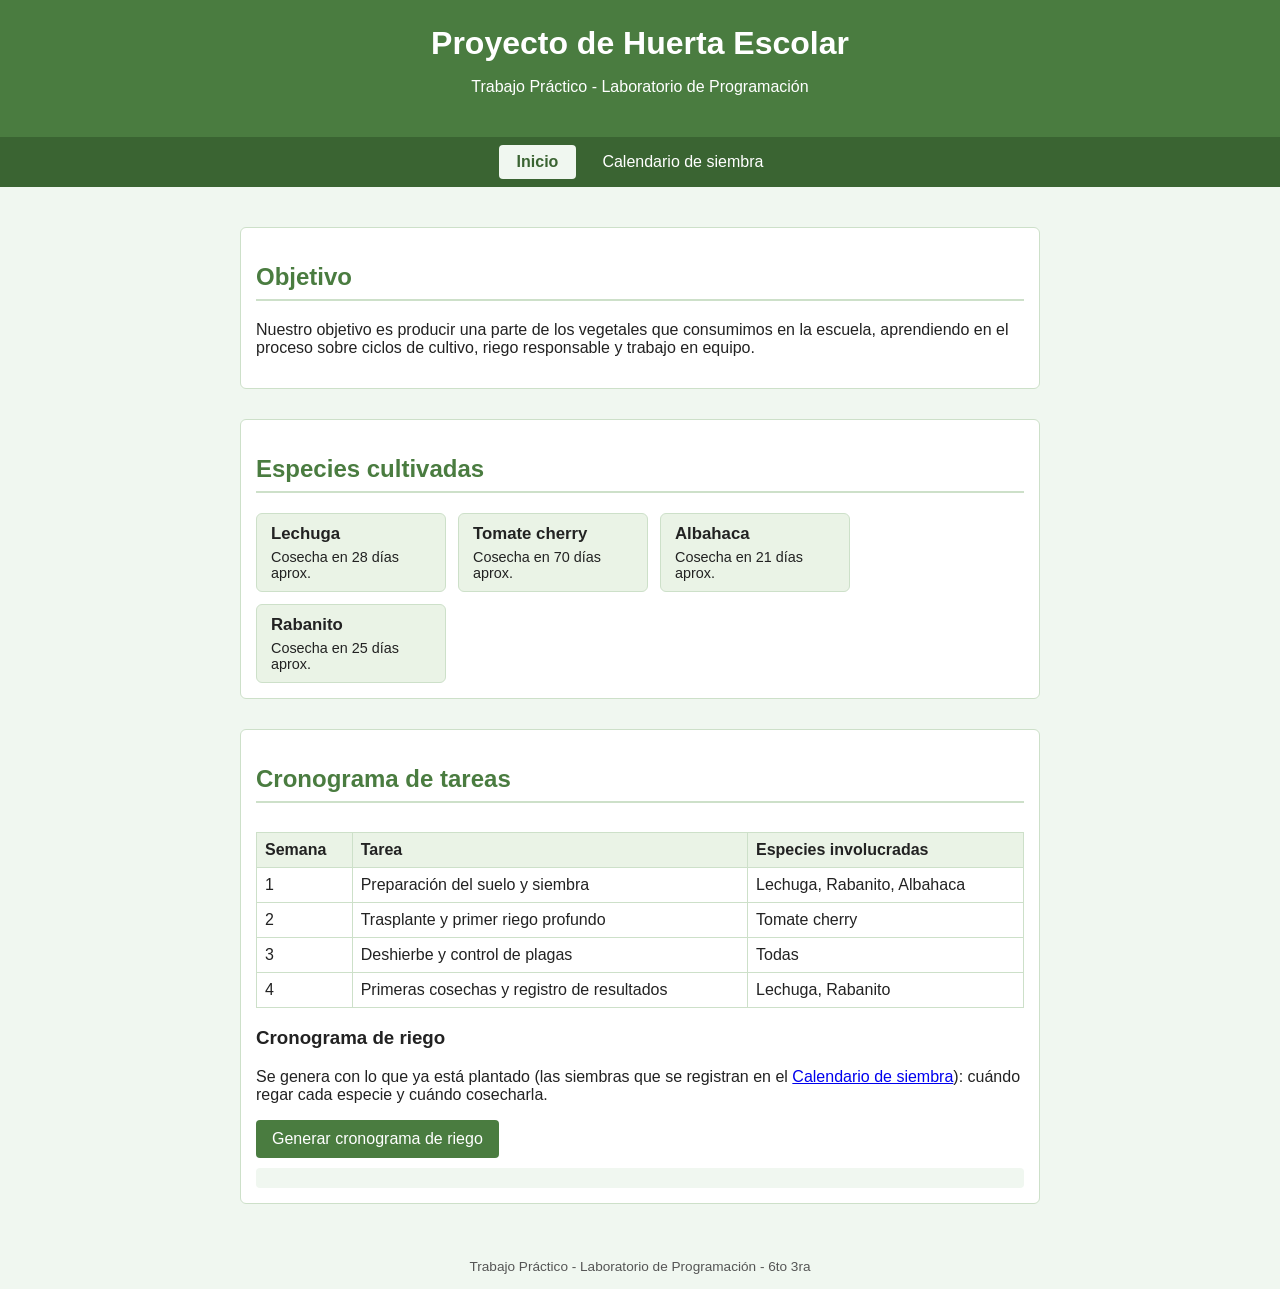
<file: index.html>
<!DOCTYPE html>
<html lang="es">
<head>
<meta charset="UTF-8">
<meta name="viewport" content="width=device-width, initial-scale=1">
<title>Huerta Escolar</title>
<meta name="description" content="Proyecto de huerta escolar: especies cultivadas, cronograma de tareas y cronograma de riego generado con JavaScript.">
<link rel="icon" href="favicon.svg" type="image/svg+xml">
<link rel="stylesheet" href="estilos.css">
</head>
<body>

<header>
  <h1>Proyecto de Huerta Escolar</h1>
  <p>Trabajo Práctico - Laboratorio de Programación</p>
</header>

<nav>
  <a href="index.html" aria-current="page">Inicio</a>
  <a href="calendario.html">Calendario de siembra</a>
</nav>

<main>

  <section id="objetivo">
    <h2>Objetivo</h2>
    <p>
      Nuestro objetivo es producir una parte de los vegetales que consumimos en la escuela,
      aprendiendo en el proceso sobre ciclos de cultivo, riego responsable y trabajo en equipo.
    </p>
  </section>

  <section id="especies">
    <h2>Especies cultivadas</h2>
    <div class="especies-lista">
      <div class="especie">
        <h3>Lechuga</h3>
        <p>Cosecha en 28 días aprox.</p>
      </div>
      <div class="especie">
        <h3>Tomate cherry</h3>
        <p>Cosecha en 70 días aprox.</p>
      </div>
      <div class="especie">
        <h3>Albahaca</h3>
        <p>Cosecha en 21 días aprox.</p>
      </div>
      <div class="especie">
        <h3>Rabanito</h3>
        <p>Cosecha en 25 días aprox.</p>
      </div>
    </div>
  </section>

  <section id="cronograma">
    <h2>Cronograma de tareas</h2>
    <div class="tabla-scroll">
      <table>
        <tr>
          <th>Semana</th>
          <th>Tarea</th>
          <th>Especies involucradas</th>
        </tr>
        <tr>
          <td>1</td>
          <td>Preparación del suelo y siembra</td>
          <td>Lechuga, Rabanito, Albahaca</td>
        </tr>
        <tr>
          <td>2</td>
          <td>Trasplante y primer riego profundo</td>
          <td>Tomate cherry</td>
        </tr>
        <tr>
          <td>3</td>
          <td>Deshierbe y control de plagas</td>
          <td>Todas</td>
        </tr>
        <tr>
          <td>4</td>
          <td>Primeras cosechas y registro de resultados</td>
          <td>Lechuga, Rabanito</td>
        </tr>
      </table>
    </div>

    <h3>Cronograma de riego</h3>
    <p>Se genera con lo que ya está plantado (las siembras que se registran en el <a href="calendario.html">Calendario de siembra</a>): cuándo regar cada especie y cuándo cosecharla.</p>
    <button onclick="regarHuerta()">Generar cronograma de riego</button>
    <div id="riego-resultado"></div>
  </section>

</main>

<footer>
  Trabajo Práctico - Laboratorio de Programación - 6to 3ra
</footer>

<script src="huerta.js"></script>
<script>
  const DIAS_A_MOSTRAR = 14;

  // Marca en "Especies cultivadas" cuáles ya están plantadas
  function marcarPlantadas() {
    const plantadas = cargarSiembras().map(function (s) { return s.especie; });
    document.querySelectorAll(".especie").forEach(function (caja) {
      const nombre = caja.querySelector("h3").textContent;
      if (plantadas.includes(nombre)) {
        caja.querySelector("h3").textContent = nombre;
        const marca = document.createElement("p");
        marca.textContent = "✅ Plantada";
        marca.style.fontWeight = "bold";
        caja.appendChild(marca);
      }
    });
  }

  function regarHuerta() {
    const siembras = cargarSiembras();
    const caja = document.getElementById("riego-resultado");

    if (siembras.length === 0) {
      caja.textContent = "Todavía no hay nada plantado.\nRegistrá las siembras en el Calendario de siembra y volvé a generar el cronograma.";
      return;
    }

    const hoy = claveDeFecha(new Date());
    let salida = "Cronograma de riego (próximos " + DIAS_A_MOSTRAR + " días)\n\n";

    // Qué hay que regar hoy
    const hoyRegar = siembras.filter(function (s) { return estadoDia(s, hoy) === "riego"; })
      .map(function (s) { return s.especie; });
    salida += hoyRegar.length > 0
      ? "💧 Hoy hay que regar: " + hoyRegar.join(", ") + "\n\n"
      : "Hoy no toca regar nada.\n\n";

    siembras.forEach(function (s) {
      const e = ESPECIES[s.especie];
      const diasDesdeSiembra = diasEntre(s.fecha, hoy);
      const diasParaCosecha = e.cosecha - diasDesdeSiembra;
      const fechaCosecha = sumarDias(s.fecha, e.cosecha);

      salida += e.icono + " " + s.especie + " (sembrada el " + formatearFecha(s.fecha) +
        ", se riega cada " + e.riego + " día/s)\n";

      if (diasDesdeSiembra < 0) {
        salida += "   Todavía no se sembró (faltan " + (-diasDesdeSiembra) + " días).\n";
      } else if (diasParaCosecha < 0) {
        salida += "   Ya pasó la fecha de cosecha (" + formatearFecha(fechaCosecha) + ").\n";
      }

      const riegos = [];
      for (let i = 0; i < DIAS_A_MOSTRAR; i++) {
        const k = sumarDias(hoy, i);
        if (estadoDia(s, k) === "riego") riegos.push(formatearFecha(k));
      }
      if (diasParaCosecha >= 0) {
        salida += "   Próximos riegos: " + (riegos.length > 0 ? riegos.join(", ") : "ninguno en estos días") + "\n";
        salida += "   Cosecha: " + formatearFecha(fechaCosecha) +
          (diasParaCosecha === 0 ? " (¡hoy!)" : " (en " + diasParaCosecha + " días)") + "\n";
      }
      salida += "\n";
    });

    caja.textContent = salida;
  }

  marcarPlantadas();
</script>

</body>
</html>
</file>
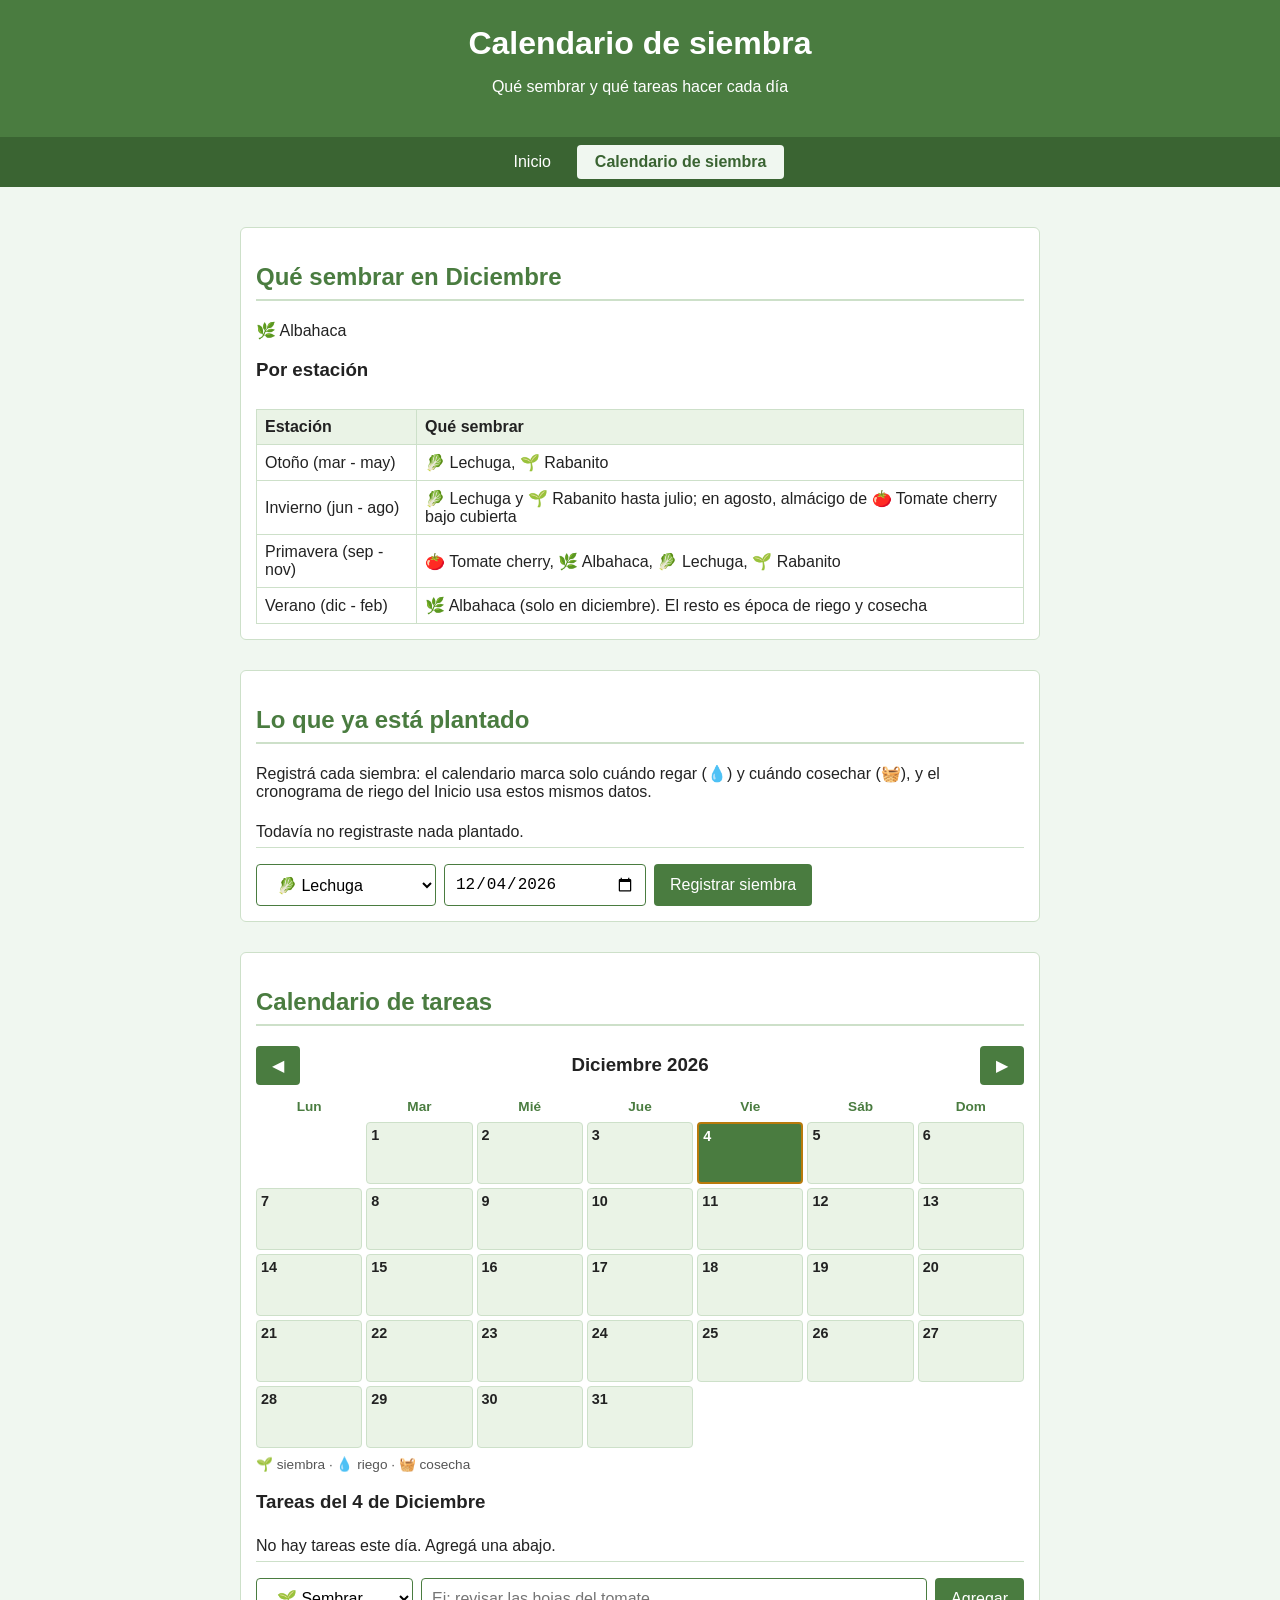
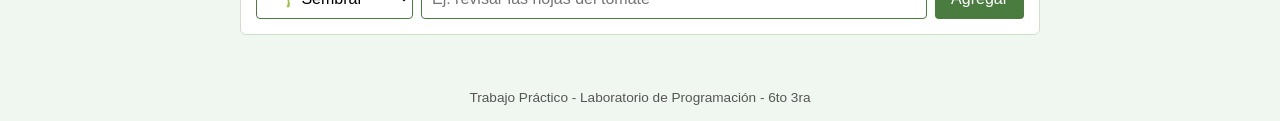
<file: calendario.html>
<!DOCTYPE html>
<html lang="es">
<head>
<meta charset="UTF-8">
<meta name="viewport" content="width=device-width, initial-scale=1">
<title>Calendario de siembra - Huerta Escolar</title>
<meta name="description" content="Calendario editable de la huerta escolar: qué sembrar en cada mes y tareas por día.">
<link rel="icon" href="favicon.svg" type="image/svg+xml">
<link rel="stylesheet" href="estilos.css">
</head>
<body>

<header>
  <h1>Calendario de siembra</h1>
  <p>Qué sembrar y qué tareas hacer cada día</p>
</header>

<nav>
  <a href="index.html">Inicio</a>
  <a href="calendario.html" aria-current="page">Calendario de siembra</a>
</nav>

<main>

  <section id="siembra">
    <h2>Qué sembrar en <span id="nombre-mes"></span></h2>
    <p id="siembra-mes"></p>
    <h3>Por estación</h3>
    <div class="tabla-scroll">
      <table>
        <tr>
          <th>Estación</th>
          <th>Qué sembrar</th>
        </tr>
        <tr><td>Otoño (mar - may)</td><td>🥬 Lechuga, 🌱 Rabanito</td></tr>
        <tr><td>Invierno (jun - ago)</td><td>🥬 Lechuga y 🌱 Rabanito hasta julio; en agosto, almácigo de 🍅 Tomate cherry bajo cubierta</td></tr>
        <tr><td>Primavera (sep - nov)</td><td>🍅 Tomate cherry, 🌿 Albahaca, 🥬 Lechuga, 🌱 Rabanito</td></tr>
        <tr><td>Verano (dic - feb)</td><td>🌿 Albahaca (solo en diciembre). El resto es época de riego y cosecha</td></tr>
      </table>
    </div>
  </section>

  <section id="plantado">
    <h2>Lo que ya está plantado</h2>
    <p>Registrá cada siembra: el calendario marca solo cuándo regar (💧) y cuándo cosechar (🧺), y el cronograma de riego del Inicio usa estos mismos datos.</p>
    <ul id="lista-siembras"></ul>
    <div class="cal-form">
      <select id="siembra-especie" aria-label="Especie sembrada"></select>
      <input id="siembra-fecha" type="date" aria-label="Fecha de siembra">
      <button id="siembra-agregar">Registrar siembra</button>
    </div>
  </section>

  <section id="calendario">
    <h2>Calendario de tareas</h2>
    <div class="cal-barra">
      <button id="mes-anterior" aria-label="Mes anterior">◀</button>
      <h3 id="titulo-mes"></h3>
      <button id="mes-siguiente" aria-label="Mes siguiente">▶</button>
    </div>
    <div id="cal-grilla" class="cal-grilla"></div>
    <p class="cal-leyenda">🌱 siembra · 💧 riego · 🧺 cosecha</p>

    <h3 id="panel-titulo"></h3>
    <ul id="lista-tareas"></ul>
    <div class="cal-form">
      <select id="tarea-icono" aria-label="Icono de la tarea">
        <option value="🌱">🌱 Sembrar</option>
        <option value="💧">💧 Regar</option>
        <option value="🌿">🌿 Deshierbar</option>
        <option value="🐛">🐛 Plagas</option>
        <option value="🍅">🍅 Cosechar</option>
        <option value="📝">📝 Nota</option>
      </select>
      <input id="tarea-texto" type="text" maxlength="60" placeholder="Ej: revisar las hojas del tomate" aria-label="Texto de la tarea">
      <button id="tarea-agregar">Agregar</button>
    </div>
  </section>

</main>

<footer>
  Trabajo Práctico - Laboratorio de Programación - 6to 3ra
</footer>

<script src="huerta.js"></script>
<script>
  // Meses de siembra (1 = enero ... 12 = diciembre)
  const mesesDeSiembra = {
    "Lechuga": [3, 4, 5, 6, 7, 8, 9, 10],
    "Rabanito": [3, 4, 5, 6, 7, 8, 9, 10, 11],
    "Tomate cherry": [8, 9, 10, 11],
    "Albahaca": [9, 10, 11, 12]
  };

  const hoy = new Date();
  let anio = hoy.getFullYear();
  let mes = hoy.getMonth(); // 0 = enero ... 11 = diciembre
  let diaElegido = clave(anio, mes, hoy.getDate());

  // Tareas manuales (localStorage) y siembras (compartidas con el Inicio)
  let tareas = {};
  try {
    tareas = JSON.parse(localStorage.getItem("huertaTareas")) || {};
  } catch (e) {
    tareas = {};
  }
  function guardar() {
    try {
      localStorage.setItem("huertaTareas", JSON.stringify(tareas));
    } catch (e) {}
  }
  let siembras = cargarSiembras();

  function dibujarSiembra() {
    document.getElementById("nombre-mes").textContent = nombresMeses[mes];
    const lista = [];
    for (const especie in mesesDeSiembra) {
      if (mesesDeSiembra[especie].includes(mes + 1)) {
        lista.push(ESPECIES[especie].icono + " " + especie);
      }
    }
    document.getElementById("siembra-mes").textContent =
      lista.length > 0 ? lista.join(", ") : "Este mes no se siembra ninguna de nuestras especies.";
  }

  function dibujarSiembras() {
    const ul = document.getElementById("lista-siembras");
    ul.innerHTML = "";
    if (siembras.length === 0) {
      const vacio = document.createElement("li");
      vacio.textContent = "Todavía no registraste nada plantado.";
      ul.appendChild(vacio);
    }
    siembras.forEach(function (s, i) {
      const e = ESPECIES[s.especie];
      const li = document.createElement("li");
      const texto = document.createElement("span");
      texto.textContent = e.icono + " " + s.especie + " - sembrada el " + formatearFecha(s.fecha) +
        " - riego cada " + e.riego + " día/s - cosecha: " + formatearFecha(sumarDias(s.fecha, e.cosecha));
      const quitar = document.createElement("button");
      quitar.textContent = "Quitar";
      quitar.onclick = function () {
        siembras.splice(i, 1);
        guardarSiembras(siembras);
        redibujarTodo();
      };
      li.appendChild(texto);
      li.appendChild(quitar);
      ul.appendChild(li);
    });
  }

  function dibujarCalendario() {
    document.getElementById("titulo-mes").textContent = nombresMeses[mes] + " " + anio;
    const grilla = document.getElementById("cal-grilla");
    grilla.innerHTML = "";

    ["Lun", "Mar", "Mié", "Jue", "Vie", "Sáb", "Dom"].forEach(function (nombre) {
      const cab = document.createElement("div");
      cab.className = "cal-cab";
      cab.textContent = nombre;
      grilla.appendChild(cab);
    });

    // La semana empieza el lunes: getDay() da 0 = domingo, por eso se ajusta
    const huecos = (new Date(anio, mes, 1).getDay() + 6) % 7;
    for (let i = 0; i < huecos; i++) {
      grilla.appendChild(document.createElement("div"));
    }

    const diasDelMes = new Date(anio, mes + 1, 0).getDate();
    for (let dia = 1; dia <= diasDelMes; dia++) {
      const k = clave(anio, mes, dia);
      const boton = document.createElement("button");
      boton.className = "cal-dia";
      if (k === claveDeFecha(hoy)) boton.classList.add("hoy");
      if (k === diaElegido) boton.classList.add("elegido");

      // Íconos del día: primero los automáticos (sin repetir), después las tareas manuales
      const iconos = [];
      eventosDelDia(k, siembras).forEach(function (ev) {
        if (!iconos.includes(ev.icono)) iconos.push(ev.icono);
      });
      (tareas[k] || []).forEach(function (t) {
        if (!iconos.includes(t.icono)) iconos.push(t.icono);
      });

      const numero = document.createElement("strong");
      numero.textContent = dia;
      const spanIconos = document.createElement("span");
      spanIconos.className = "cal-iconos";
      spanIconos.textContent = iconos.slice(0, 4).join("");
      boton.appendChild(numero);
      boton.appendChild(spanIconos);

      boton.onclick = function () {
        diaElegido = k;
        dibujarCalendario();
        dibujarPanel();
      };
      grilla.appendChild(boton);
    }
  }

  function dibujarPanel() {
    const partes = diaElegido.split("-");
    document.getElementById("panel-titulo").textContent =
      "Tareas del " + Number(partes[2]) + " de " + nombresMeses[Number(partes[1]) - 1];

    const ul = document.getElementById("lista-tareas");
    ul.innerHTML = "";
    const automaticas = eventosDelDia(diaElegido, siembras);
    const lista = tareas[diaElegido] || [];

    if (automaticas.length === 0 && lista.length === 0) {
      const vacio = document.createElement("li");
      vacio.textContent = "No hay tareas este día. Agregá una abajo.";
      ul.appendChild(vacio);
    }

    automaticas.forEach(function (ev) {
      const li = document.createElement("li");
      const texto = document.createElement("span");
      texto.textContent = ev.icono + " " + ev.texto + " (automático)";
      li.appendChild(texto);
      ul.appendChild(li);
    });

    lista.forEach(function (tarea, i) {
      const li = document.createElement("li");
      const texto = document.createElement("span");
      texto.textContent = tarea.icono + " " + tarea.texto;

      const editar = document.createElement("button");
      editar.textContent = "Editar";
      editar.onclick = function () {
        const nuevo = prompt("Editar tarea:", tarea.texto);
        if (nuevo !== null && nuevo.trim() !== "") {
          tarea.texto = nuevo.trim();
          guardar();
          dibujarPanel();
        }
      };

      const borrar = document.createElement("button");
      borrar.textContent = "Borrar";
      borrar.onclick = function () {
        lista.splice(i, 1);
        if (lista.length === 0) delete tareas[diaElegido];
        guardar();
        dibujarCalendario();
        dibujarPanel();
      };

      li.appendChild(texto);
      li.appendChild(editar);
      li.appendChild(borrar);
      ul.appendChild(li);
    });

    // La fecha de siembra propuesta es el día elegido
    document.getElementById("siembra-fecha").value = diaElegido;
  }

  function redibujarTodo() {
    dibujarSiembras();
    dibujarCalendario();
    dibujarPanel();
  }

  function cambiarMes(cambio) {
    mes += cambio;
    if (mes < 0) { mes = 11; anio--; }
    if (mes > 11) { mes = 0; anio++; }
    const esMesActual = (anio === hoy.getFullYear() && mes === hoy.getMonth());
    diaElegido = clave(anio, mes, esMesActual ? hoy.getDate() : 1);
    dibujarSiembra();
    dibujarCalendario();
    dibujarPanel();
  }

  document.getElementById("mes-anterior").onclick = function () { cambiarMes(-1); };
  document.getElementById("mes-siguiente").onclick = function () { cambiarMes(1); };

  document.getElementById("tarea-agregar").onclick = function () {
    const campo = document.getElementById("tarea-texto");
    const texto = campo.value.trim();
    if (texto === "") return;
    if (!tareas[diaElegido]) tareas[diaElegido] = [];
    tareas[diaElegido].push({ icono: document.getElementById("tarea-icono").value, texto: texto });
    campo.value = "";
    guardar();
    dibujarCalendario();
    dibujarPanel();
  };

  // Selector de especies, armado a partir de los datos compartidos
  const selectorEspecie = document.getElementById("siembra-especie");
  for (const nombre in ESPECIES) {
    const op = document.createElement("option");
    op.value = nombre;
    op.textContent = ESPECIES[nombre].icono + " " + nombre;
    selectorEspecie.appendChild(op);
  }

  document.getElementById("siembra-agregar").onclick = function () {
    const fecha = document.getElementById("siembra-fecha").value;
    if (fecha === "") return;
    siembras.push({ especie: selectorEspecie.value, fecha: fecha });
    guardarSiembras(siembras);
    // Ir al mes de la siembra para ver los riegos
    const p = fecha.split("-").map(Number);
    anio = p[0];
    mes = p[1] - 1;
    diaElegido = fecha;
    dibujarSiembra();
    redibujarTodo();
  };

  dibujarSiembra();
  redibujarTodo();
</script>

</body>
</html>
</file>
<file: estilos.css>
body {
  font-family: Arial, Helvetica, sans-serif;
  background-color: #f0f7f0;
  color: #222;
  margin: 0;
  padding: 0;
}

header {
  background-color: #4a7c40;
  color: white;
  text-align: center;
  padding: 25px 10px;
}

header h1 { margin: 0; }

/* Menú de navegación */
nav {
  background-color: #3a6432;
  display: flex;
  justify-content: center;
  gap: 8px;
  padding: 8px;
}

nav a {
  color: white;
  text-decoration: none;
  padding: 8px 18px;
  border-radius: 4px;
}

nav a:hover { background-color: #4a7c40; }
nav a[aria-current="page"] { background-color: #f0f7f0; color: #3a6432; font-weight: bold; }

main {
  max-width: 800px;
  margin: 0 auto;
  padding: 10px 20px;
}

section {
  margin: 30px 0;
  padding: 15px;
  background-color: white;
  border: 1px solid #cde0c9;
  border-radius: 6px;
}

section h2 {
  color: #4a7c40;
  border-bottom: 2px solid #cde0c9;
  padding-bottom: 8px;
}

.especies-lista { display: flex; flex-wrap: wrap; gap: 12px; }

.especie {
  background-color: #eaf3e6;
  border: 1px solid #cde0c9;
  border-radius: 6px;
  padding: 10px 14px;
  width: 160px;
}

.especie h3 { margin: 0 0 5px 0; font-size: 1.05rem; }
.especie p { margin: 0; font-size: 0.9rem; }

.tabla-scroll { overflow-x: auto; }

table { width: 100%; border-collapse: collapse; margin-top: 10px; }
th, td { border: 1px solid #cde0c9; padding: 8px; text-align: left; }
th { background-color: #eaf3e6; }

button, select {
  font-size: 1rem;
  padding: 10px 16px;
  border-radius: 4px;
}

button {
  background-color: #4a7c40;
  color: white;
  border: none;
  cursor: pointer;
}

button:hover { background-color: #3a6432; }
select { border: 1px solid #4a7c40; background: white; }

#riego-resultado {
  white-space: pre-wrap;
  margin-top: 10px;
  font-family: monospace;
  background-color: #f0f7f0;
  padding: 10px;
  border-radius: 4px;
}

#mes-resultado { margin-top: 12px; }
#mes-resultado li { margin: 4px 0; }

footer {
  text-align: center;
  padding: 15px;
  font-size: 0.85rem;
  color: #555;
}

/* Responsive: celulares (hasta 600px) */
@media (max-width: 600px) {
  header h1 { font-size: 1.5rem; }
  nav { flex-direction: column; }
  nav a { text-align: center; }
  main { padding: 10px; }
  .especie { width: 100%; }
  button, select { width: 100%; }
}

/* Calendario editable */
.cal-barra { display: flex; align-items: center; justify-content: space-between; gap: 8px; }
.cal-barra h3 { margin: 0; }
.cal-barra button { width: auto; }

.cal-grilla { display: grid; grid-template-columns: repeat(7, 1fr); gap: 4px; margin-top: 10px; }
.cal-cab { text-align: center; font-weight: bold; color: #4a7c40; font-size: 0.85rem; padding: 4px 0; }
.cal-grilla button.cal-dia {
  width: auto;
  min-height: 62px;
  background-color: #eaf3e6;
  color: #222;
  border: 1px solid #cde0c9;
  padding: 4px;
  display: flex;
  flex-direction: column;
  align-items: flex-start;
  font-size: 0.9rem;
}
.cal-grilla button.cal-dia:hover { background-color: #d9ead3; }
.cal-grilla button.hoy { border: 2px solid #b87a0c; }
.cal-grilla button.elegido { background-color: #4a7c40; color: white; }
.cal-iconos { font-size: 0.85rem; line-height: 1.2; }

#lista-tareas { list-style: none; padding: 0; }
#lista-tareas li { display: flex; align-items: center; gap: 8px; padding: 6px 0; border-bottom: 1px solid #cde0c9; }
#lista-tareas li span { flex: 1; }
#lista-tareas button { width: auto; padding: 4px 10px; font-size: 0.85rem; }

.cal-form { display: flex; flex-wrap: wrap; gap: 8px; margin-top: 10px; }
.cal-form input { flex: 1; min-width: 160px; font-size: 1rem; padding: 10px; border: 1px solid #4a7c40; border-radius: 4px; }

@media (max-width: 600px) {
  .cal-grilla button.cal-dia { min-height: 48px; font-size: 0.8rem; }
  .cal-iconos { font-size: 0.7rem; }
}

/* Siembras registradas y leyenda del calendario */
#lista-siembras { list-style: none; padding: 0; }
#lista-siembras li { display: flex; align-items: center; gap: 8px; padding: 6px 0; border-bottom: 1px solid #cde0c9; }
#lista-siembras li span { flex: 1; }
#lista-siembras button { width: auto; padding: 4px 10px; font-size: 0.85rem; }
.cal-form input[type="date"] { flex: 0 1 180px; }
.cal-leyenda { font-size: 0.85rem; color: #555; margin: 8px 0 0 0; }
</file>
